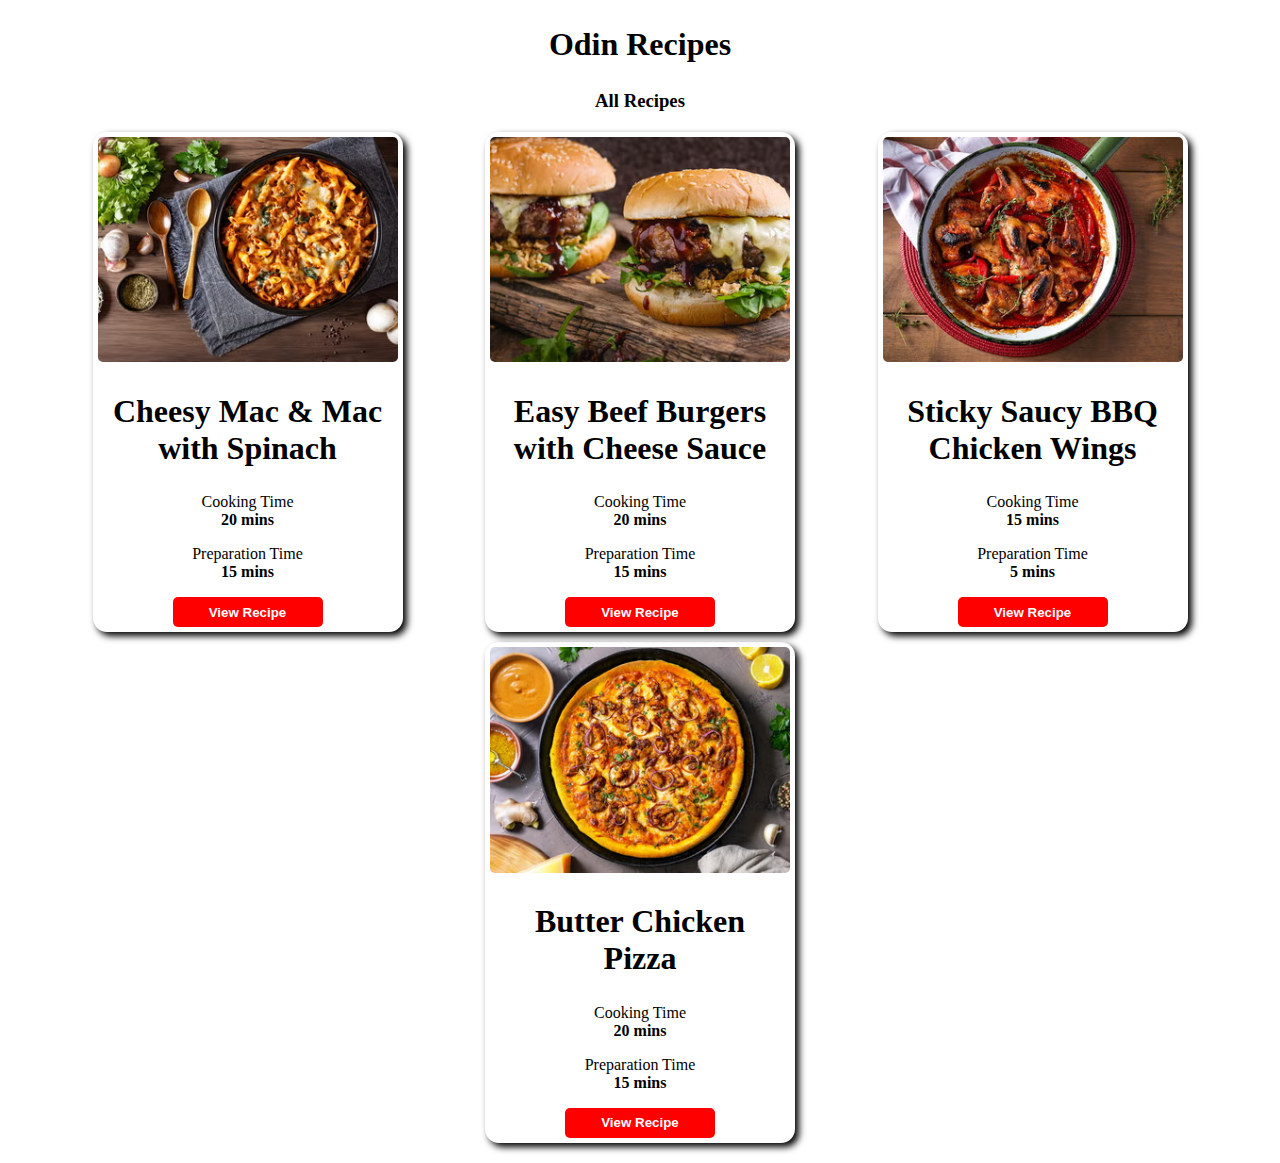
<file: index.html>
<!DOCTYPE html>
<html lang="en">
<head>
    <meta charset="UTF-8">
    <meta name="viewport" content="width=device-width, initial-scale=1.0">
    <link rel="stylesheet" href="recipe.css">
    <link href="https://fonts.googleapis.com/css2?family=Poppins:wght@300;400;500;600;700&display=swap" rel="stylesheet">
    <title>Odin Recipes</title>
</head>
<body>
    <h1>Odin Recipes</h1>
    <h3>All Recipes</h3>

    <div class="main">
        <div class="recipe recipe-one">
            <img src="./assets/Cheesy Mince & Mac with Spinach.avif" alt="cheesy mince">
            <h1>Cheesy Mac & Mac with Spinach</h1>
            <p class="Prep-timer">Cooking Time <br><strong>20 mins</strong></p>
            <p class="Prep-timer">Preparation Time <br><strong>15 mins</strong></p>

             <button class="view-recipe"><a href="Recipes/cheesy-mince-mac.html">View Recipe</a></button>
        </div>
        <div class="recipe recipe-two">
            <img src="./assets/Easy Beef Burgers with Cheese Sauce.avif" alt="Beef Burgers">
            <h1>Easy Beef Burgers with Cheese Sauce</h1>
            <p class="Prep-timer">Cooking Time <br><strong>20 mins</strong></p>
            <p class="Prep-timer">Preparation Time <br><strong>15 mins</strong></p>

            <button class="view-recipe"><a href="recipe Recipes/Beef-Burgers.html">View Recipe</a></button>
        </div>
        <div class=" recipe recipe-four">
            <img src="./assets/Sticky-Chicken-Wings.avif" alt="sticky chicken wings">
            <h1>Sticky Saucy BBQ Chicken Wings</h1>
            <p class="Prep-timer">Cooking Time <br><strong>15 mins</strong></p>
            <p class="Prep-timer">Preparation Time <br><strong>5 mins</strong></p>


            <button class="view-recipe"><a href="Recipes/Sticky-chicken-wings.html">View Recipe</a></button>
        </div>
        <div class=" recipe recipe-three">
            <img src="./assets/Butter Chicken Pizza.avif" alt="Butter chicken pizza">
            <h1>Butter Chicken Pizza</h1>
            <p class="Prep-timer">Cooking Time <br><strong>20 mins</strong></p>
            <p class="Prep-timer">Preparation Time <br><strong>15 mins</strong></p>
            
            <button class="view-recipe"><a href="Recipes/Butter-chicken-pizzas.html">View Recipe</a></button>
        </div>
    </div>

   
</body>
</html>
</file>
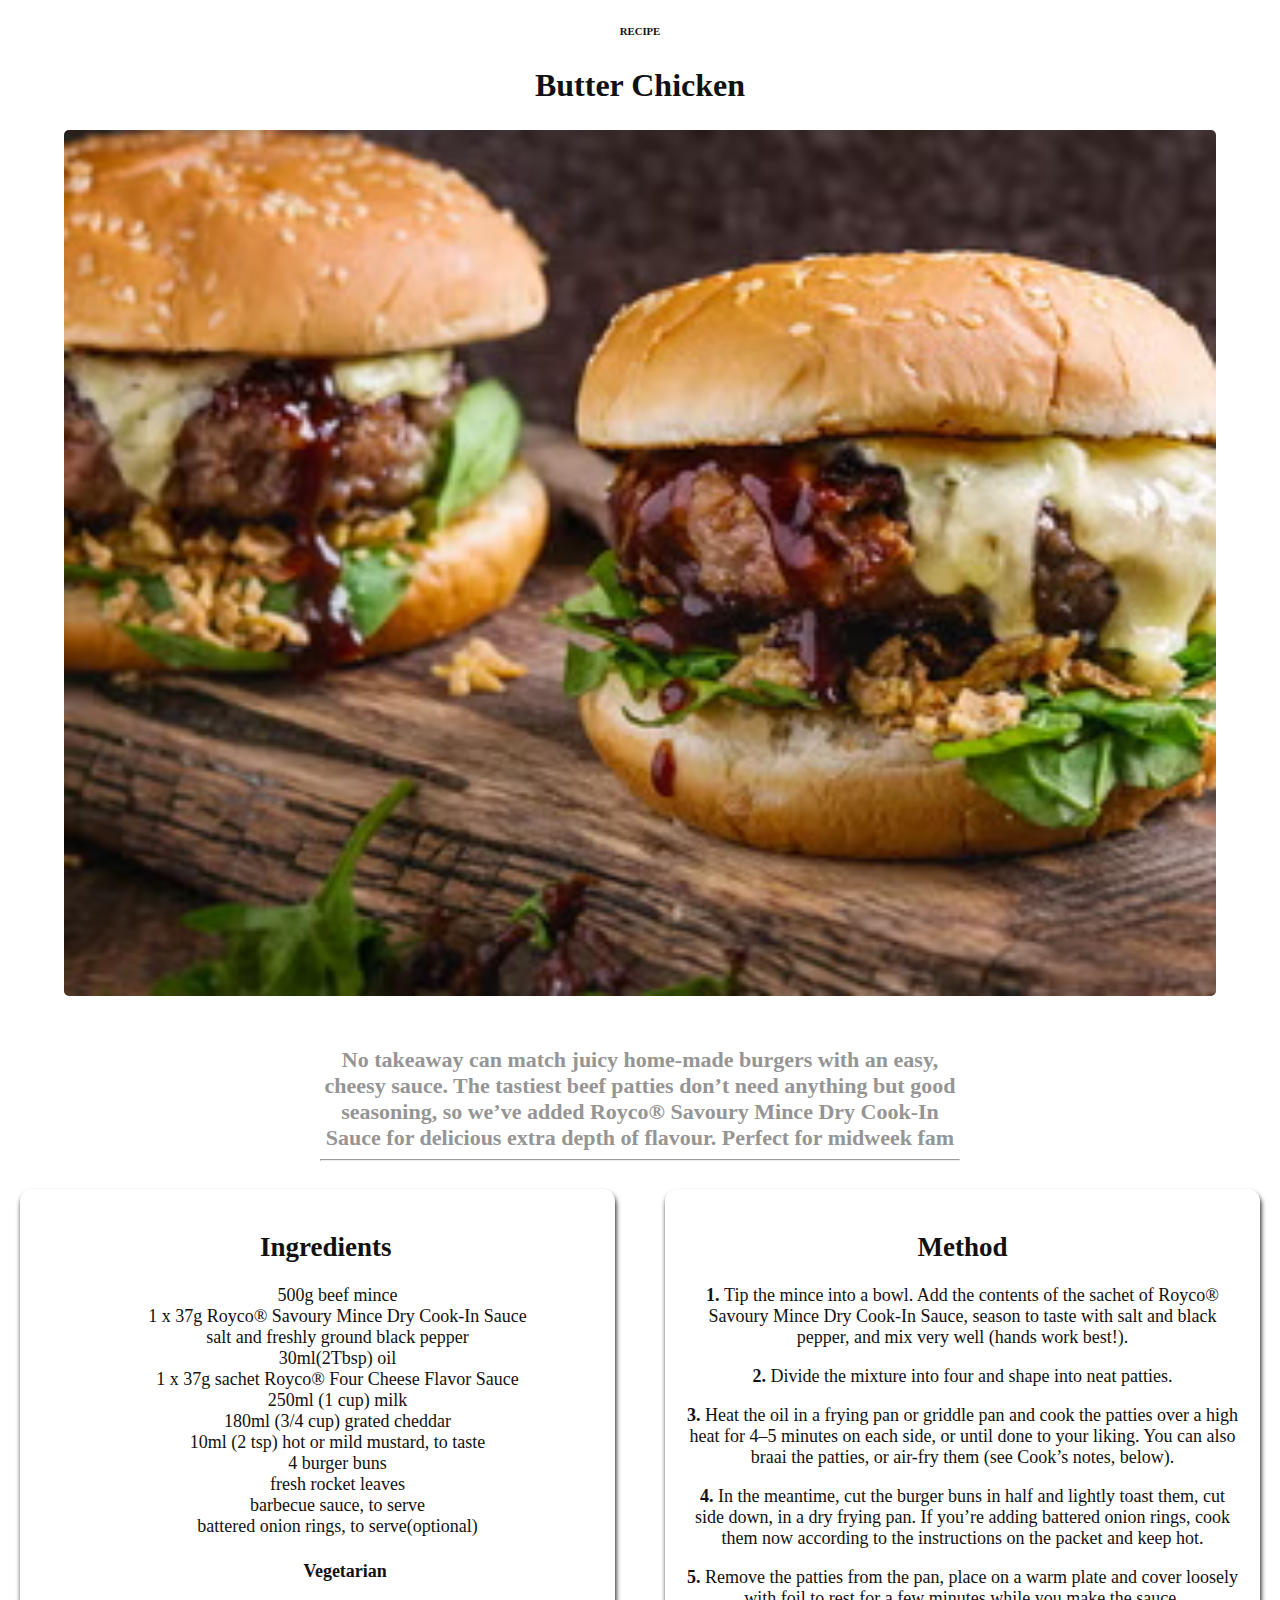
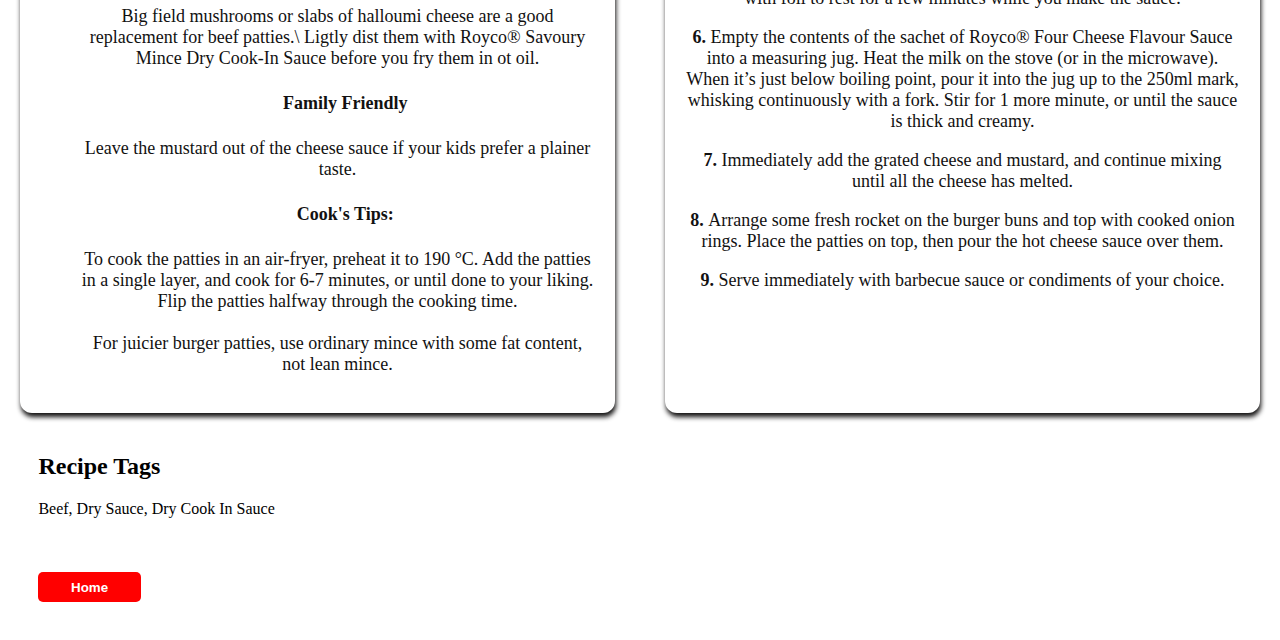
<file: Recipes/Beef-Burgers.html>
<!DOCTYPE html>
<html lang="en">
<head>
    <meta charset="UTF-8">
    <meta name="viewport" content="width=device-width, initial-scale=1.0">
    <link rel="stylesheet" href="../recipe.css">
    <title>Butter Chicken Pizzas</title>
</head>
<body>
     <h6 class="one">RECIPE</h6>
    <h1 class="one">Butter Chicken</h1>
    <div class="recipe-container-1">
        <img class="mac-cheese" src="../assets/Easy Beef Burgers with Cheese Sauce.avif" alt="cheesy mince">
        <p class="about-recipe">No takeaway can match juicy home-made burgers with an easy, 
            cheesy sauce. The tastiest beef patties don’t need anything but good seasoning, 
            so we’ve added Royco® Savoury Mince Dry Cook-In Sauce for delicious extra depth of flavour. Perfect for midweek fam</p>
    </div>
    <hr> 

        <div class="how-to">
            <div class="recipe-container-2">
                <h2 class="ingredients">Ingredients</h2>
                    <ul><li>500g beef mince</li>
                        <li>1 x 37g Royco® Savoury Mince Dry Cook-In Sauce</li>
                        <li>salt and freshly ground black pepper</li>
                        <li>30ml(2Tbsp) oil</li>
                        <li>1 x 37g sachet Royco® Four Cheese Flavor Sauce</li>
                        <li>250ml (1 cup) milk</li>
                        <li>180ml (3/4 cup) grated cheddar</li>
                        <li>10ml (2 tsp) hot or mild mustard, to taste</li>
                        <li>4 burger buns</li>
                        <li>fresh rocket leaves</li>
                        <li>barbecue sauce, to serve</li>
                        <li>battered onion rings, to serve(optional)</li>
                        
        <h4 class="extras">Vegetarian</h4>
        <p>Big field mushrooms or slabs of halloumi cheese are a good replacement for beef patties.\
            Ligtly dist them with Royco® Savoury Mince Dry Cook-In Sauce before you fry them in ot oil.
        </p>
        <h4 class="extras">Family Friendly</h4>
        <p>Leave the mustard out of the cheese sauce if your kids prefer a plainer taste.</p>
        <h4 class="extras">Cook's Tips:</h4>
        <p>To cook the patties in an air-fryer, preheat it to 190 °C. Add the patties in a single layer,
            and cook for 6-7 minutes, or until done to your liking. Flip the patties halfway through the cooking time. <br> <br>
        For juicier burger patties, use ordinary mince with some fat content, not lean mince. </p>
        </div>

        <div class="method">
            <h2>Method</h2>
                <p class="method1"><strong class="method-num">1. </strong>Tip the mince into a bowl. Add the contents of the sachet of Royco® Savoury Mince Dry Cook-In Sauce, season to taste with salt and black pepper, and mix very well (hands work best!).</p>
                <p class="method2"><strong class="method-num">2. </strong>Divide the mixture into four and shape into neat patties.</p>
                <p class="method3"><strong class="method-num">3. </strong>Heat the oil in a frying pan or griddle pan and cook the patties over a high heat for 4–5 minutes on each side, or until done to your liking. You can also braai the patties, or air-fry them (see Cook’s notes, below).</p>
                <p class="method4"><strong class="method-num">4. </strong>In the meantime, cut the burger buns in half and lightly toast them, cut side down, in a dry frying pan. If you’re adding battered onion rings, cook them now according to the instructions on the packet and keep hot.</p>
                <p class="method5"><strong class="method-num">5. </strong>Remove the patties from the pan, place on a warm plate and cover loosely with foil to rest for a few minutes while you make the sauce.</p>
                <p class="method6"><strong class="method-num">6. </strong>Empty the contents of the sachet of Royco® Four Cheese Flavour Sauce into a measuring jug. Heat the milk on the stove (or in the microwave). When it’s just below boiling point, pour it into the jug up to the 250ml mark, whisking continuously with a fork. Stir for 1 more minute, or until the sauce is thick and creamy.</p>
                <p class="method7"><strong class="method-num">7. </strong>Immediately add the grated cheese and mustard, and continue mixing until all the cheese has melted.</p>
                <p class="method8"><strong class="method-num">8. </strong>Arrange some fresh rocket on the burger buns and top with cooked onion rings. Place the patties on top, then pour the hot cheese sauce over them.</p>
                <p class="method9"><strong class="method-num">9. </strong>Serve immediately with barbecue sauce or condiments of your choice.</p>

        </div>
        </div>

    <h2 class="recipe-tag">Recipe Tags</h2>
    <p class="recipe-tag">Beef, Dry Sauce, Dry Cook In Sauce</p>


    <button class="Home"><a href="../index.html">Home</a></button>
</body>
</html>
</file>
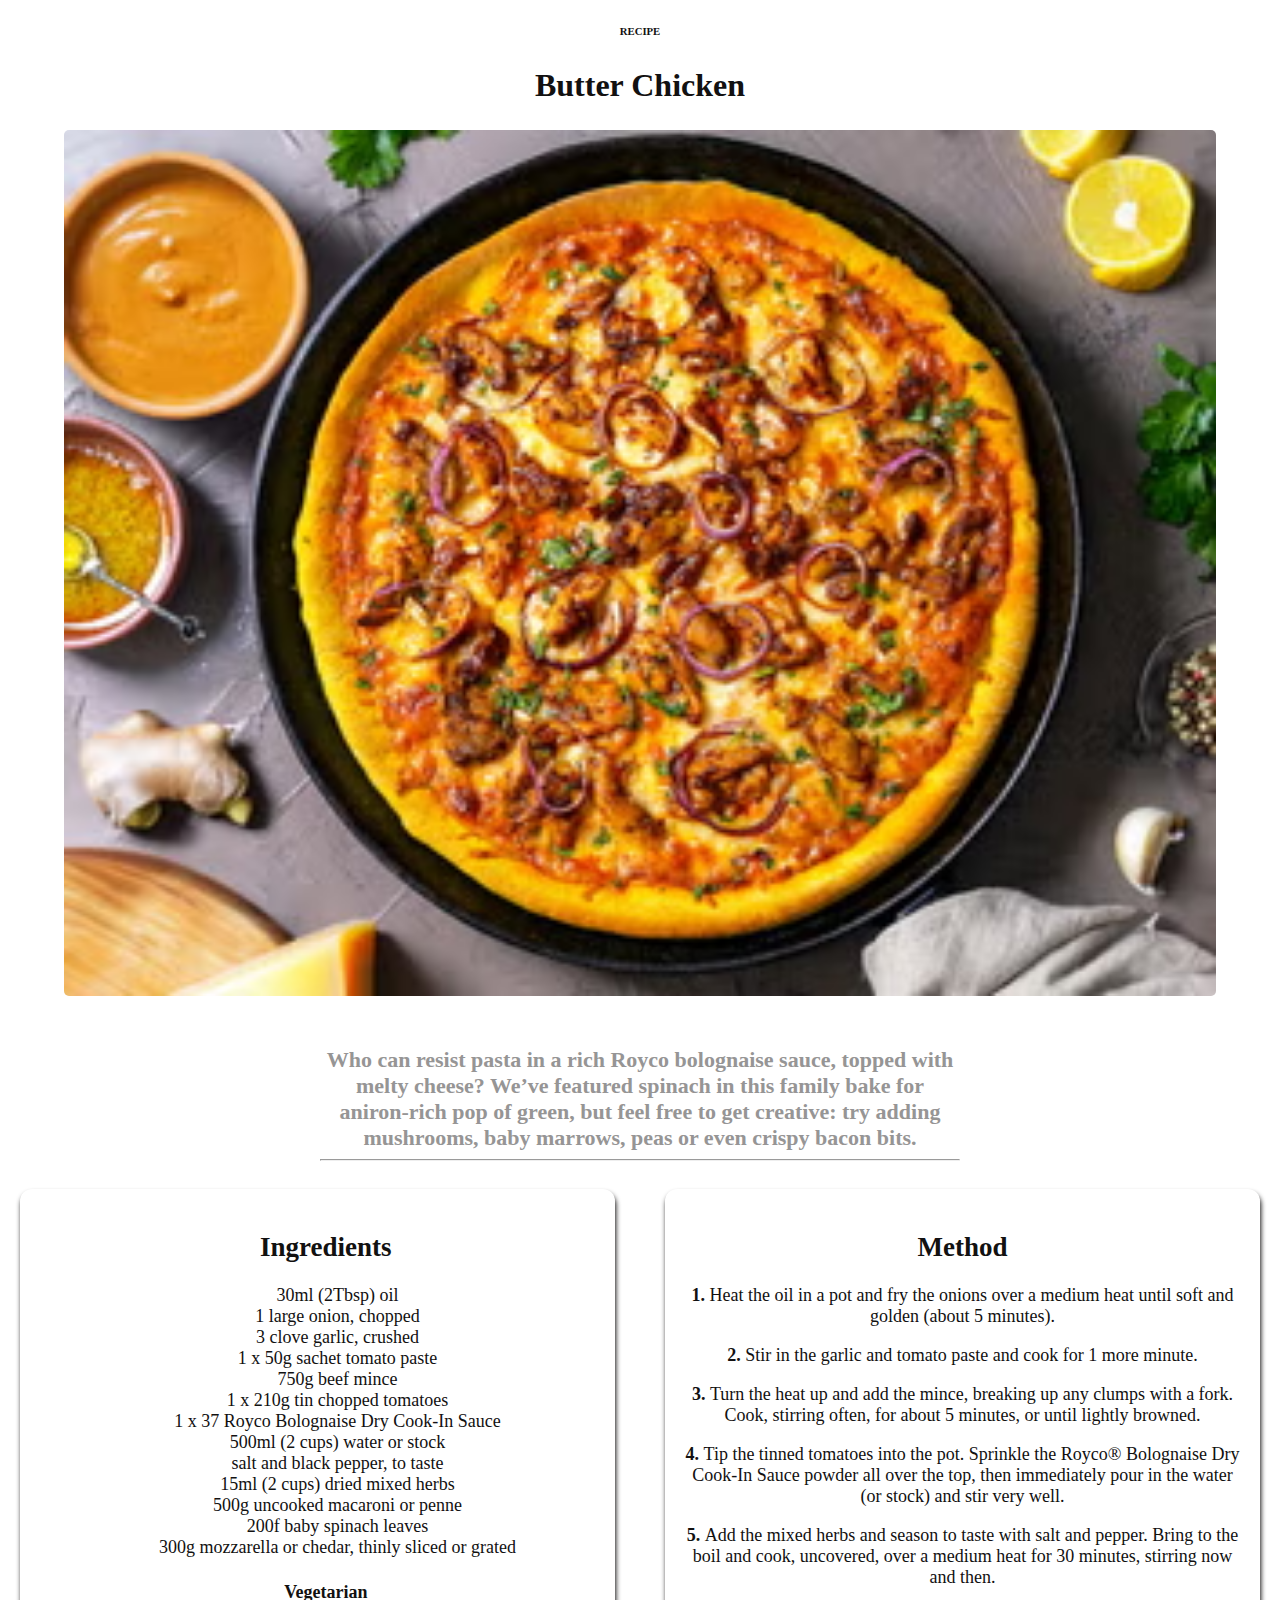
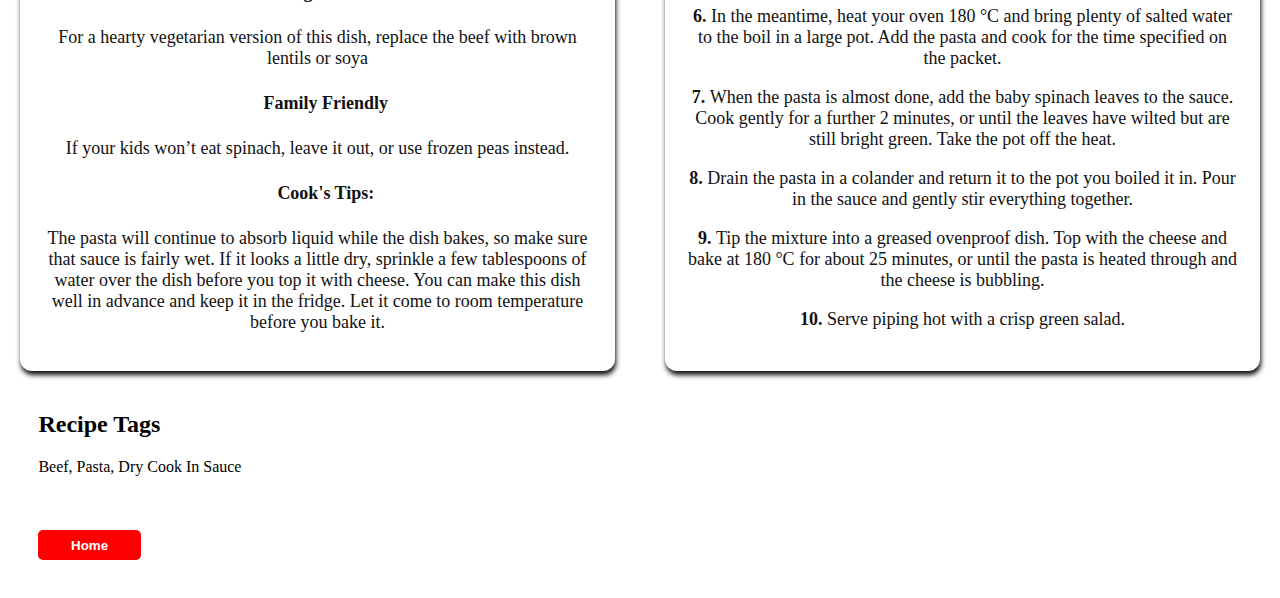
<file: Recipes/Butter-chicken-pizzas.html>
<!DOCTYPE html>
<html lang="en">
<head>
    <meta charset="UTF-8">
    <meta name="viewport" content="width=device-width, initial-scale=1.0">
    <link rel="stylesheet" href="../recipe.css">
    <title>Butter Chicken Pizzas</title>
</head>
<body>
     <h6 class="one">RECIPE</h6>
    <h1 class="one">Butter Chicken</h1>
    <div class="recipe-container-1">
        <img class="mac-cheese" src="../assets/Butter Chicken Pizza.avif" alt="cheesy mince">
        <p class="about-recipe">Who can resist pasta in a rich Royco bolognaise sauce, 
            topped with melty cheese?  We’ve featured spinach in this family bake for aniron-rich pop of green,
             but feel free to get creative: try adding mushrooms, baby marrows, peas or even crispy bacon bits.</p>
    </div>
    <hr> 

        <div class="how-to">
            <div class="recipe-container-2">
                <h2 class="ingredients">Ingredients</h2>
                    <ul><li>30ml (2Tbsp) oil</li>
                        <li>1 large onion, chopped</li>
                        <li>3 clove garlic, crushed</li>
                        <li>1 x 50g sachet tomato paste</li>
                        <li>750g beef mince</li>
                        <li>1 x 210g tin chopped tomatoes</li>
                        <li>1 x 37 Royco Bolognaise Dry Cook-In Sauce</li>
                        <li>500ml (2 cups) water or stock</li>
                        <li>salt and black pepper, to taste</li>
                        <li>15ml (2 cups) dried mixed herbs</li>
                        <li>500g uncooked macaroni or penne</li>
                        <li>200f baby spinach leaves</li>
                        <li>300g mozzarella or chedar, thinly sliced or grated</li></ul>

        <h4 class="extras">Vegetarian</h4>
        <p>For a hearty vegetarian version of this dish, replace the beef with brown lentils or soya</p>
        <h4 class="extras">Family Friendly</h4>
        <p>If your kids won’t eat spinach, leave it out, or use frozen peas instead.</p>
        <h4 class="extras">Cook's Tips:</h4>
        <p>The pasta will continue to absorb liquid while the dish bakes, so make sure that sauce is fairly wet. If it looks a little dry, sprinkle a few tablespoons of water over the dish before you top it with cheese.
        You can make this dish well in advance and keep it in the fridge. Let it come to room temperature before you bake it.</p>
        </div>

        <div class="method">
            <h2>Method</h2>
                <p class="method1"><strong class="method-num">1. </strong>Heat the oil in a pot and fry the onions over a medium heat until soft and golden (about 5 minutes).</p>
                <p class="method2"><strong class="method-num">2. </strong>Stir in the garlic and tomato paste and cook for 1 more minute.</p>
                <p class="method3"><strong class="method-num">3. </strong>Turn the heat up and add the mince, breaking up any clumps with a fork. Cook, stirring often, for about 5 minutes, or until lightly browned.</p>
                <p class="method4"><strong class="method-num">4. </strong>Tip the tinned tomatoes into the pot. Sprinkle the Royco® Bolognaise Dry Cook-In Sauce powder all over the top, then immediately pour in the water (or stock) and stir very well.</p>
                <p class="method5"><strong class="method-num">5. </strong>Add the mixed herbs and season to taste with salt and pepper. Bring to the boil and cook, uncovered, over a medium heat for 30 minutes, stirring now and then.</p>
                <p class="method6"><strong class="method-num">6. </strong>In the meantime, heat your oven 180 °C and bring plenty of salted water to the boil in a large pot. Add the pasta and cook for the time specified on the packet.</p>
                <p class="method7"><strong class="method-num">7. </strong>When the pasta is almost done, add the baby spinach leaves to the sauce. Cook gently for a further 2 minutes, or until the leaves have wilted but are still bright green. Take the pot off the heat.</p>
                <p class="method8"><strong class="method-num">8. </strong>Drain the pasta in a colander and return it to the pot you boiled it in. Pour in the sauce and gently stir everything together.</p>
                <p class="method9"><strong class="method-num">9. </strong>Tip the mixture into a greased ovenproof dish. Top with the cheese and bake at 180 °C for about 25 minutes, or until the pasta is heated through and the cheese is bubbling.</p>
                <p class="method10"><strong class="method-num">10. </strong>Serve piping hot with a crisp green salad.</p>
        </div>
        </div>

    <h2 class="recipe-tag">Recipe Tags</h2>
    <p class="recipe-tag">Beef, Pasta, Dry Cook In Sauce</p>


    <button class="Home"><a href="../index.html">Home</a></button>
</body>
</html>
</file>
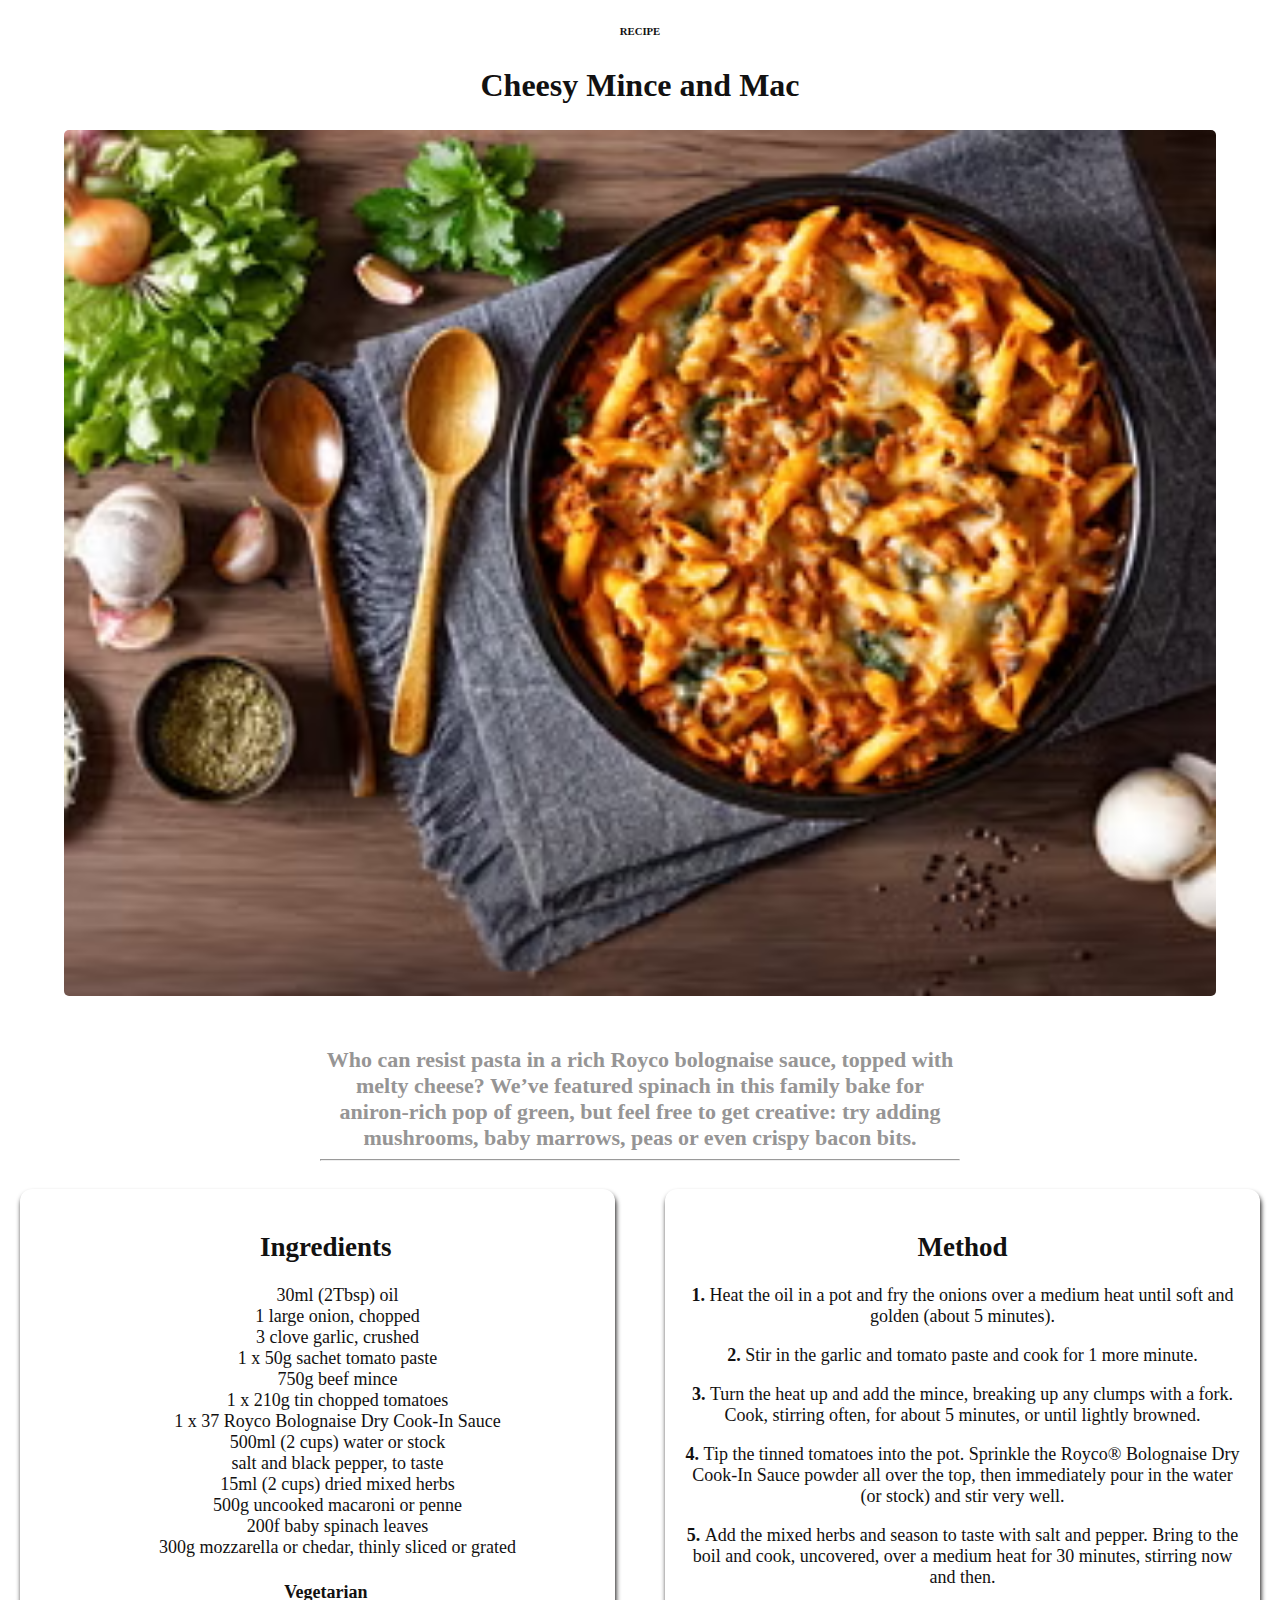
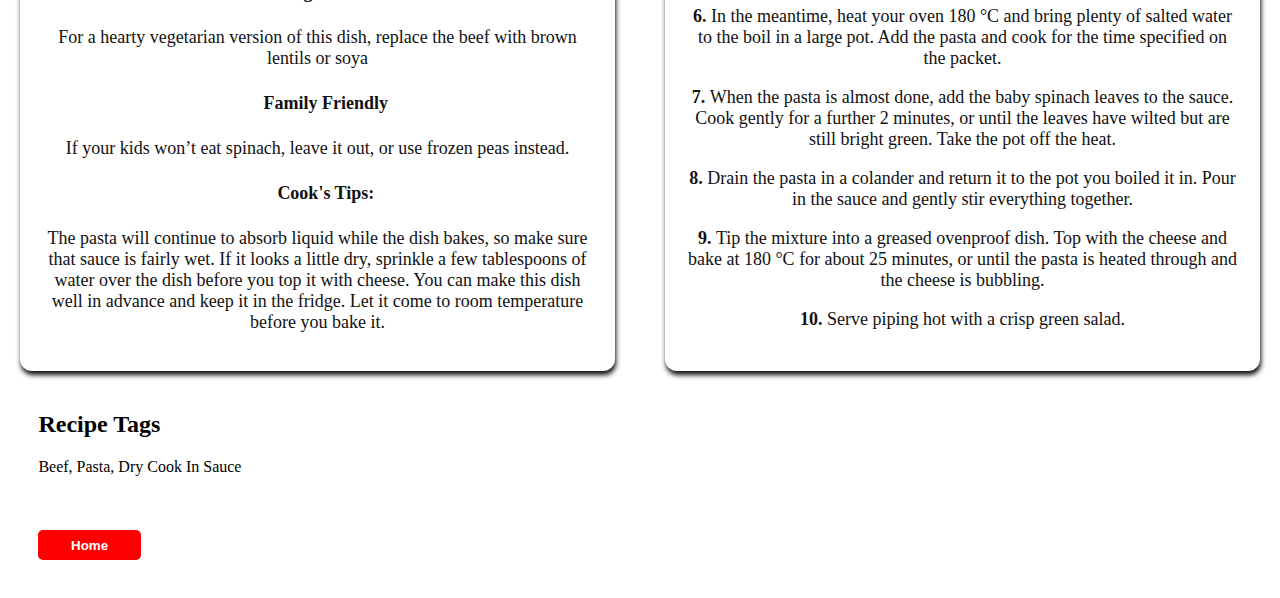
<file: Recipes/cheesy-mince-mac.html>
<!DOCTYPE html>
<html lang="en">
<head>
    <meta charset="UTF-8">
    <meta name="viewport" content="width=device-width, initial-scale=1.0">
    <link rel="stylesheet" href="../recipe.css">
    <title>Cheesy Mince and Mac</title>
</head>
<body>
    <h6 class="one">RECIPE</h6>
    <h1 class="one">Cheesy Mince and Mac</h1>
    <div class="recipe-container-1">
        <img class="mac-cheese" src="../assets/Cheesy Mince & Mac with Spinach.avif" alt="cheesy mince">
        <p class="about-recipe">Who can resist pasta in a rich Royco bolognaise sauce, 
            topped with melty cheese?  We’ve featured spinach in this family bake for aniron-rich pop of green,
             but feel free to get creative: try adding mushrooms, baby marrows, peas or even crispy bacon bits.</p>
    </div>
    <hr> 

    <div class="how-to">
    <div class="recipe-container-2">
    <h2 class="ingredients">Ingredients</h2>
    <ul><li>30ml (2Tbsp) oil</li>
    <li>1 large onion, chopped</li>
    <li>3 clove garlic, crushed</li>
    <li>1 x 50g sachet tomato paste</li>
    <li>750g beef mince</li>
    <li>1 x 210g tin chopped tomatoes</li>
    <li>1 x 37 Royco Bolognaise Dry Cook-In Sauce</li>
    <li>500ml (2 cups) water or stock</li>
    <li>salt and black pepper, to taste</li>
    <li>15ml (2 cups) dried mixed herbs</li>
    <li>500g uncooked macaroni or penne</li>
    <li>200f baby spinach leaves</li>
    <li>300g mozzarella or chedar, thinly sliced or grated</li></ul>

    <h4 class="extras">Vegetarian</h4>
    <p>For a hearty vegetarian version of this dish, replace the beef with brown lentils or soya</p>
    <h4 class="extras">Family Friendly</h4>
    <p>If your kids won’t eat spinach, leave it out, or use frozen peas instead.</p>
    <h4 class="extras">Cook's Tips:</h4>
    <p>The pasta will continue to absorb liquid while the dish bakes, so make sure that sauce is fairly wet. If it looks a little dry, sprinkle a few tablespoons of water over the dish before you top it with cheese.
    You can make this dish well in advance and keep it in the fridge. Let it come to room temperature before you bake it.</p>
    </div>

    <div class="method">
        <h2>Method</h2>
        <p class="method1"><strong class="method-num">1. </strong>Heat the oil in a pot and fry the onions over a medium heat until soft and golden (about 5 minutes).</p>
        <p class="method2"><strong class="method-num">2. </strong>Stir in the garlic and tomato paste and cook for 1 more minute.</p>
        <p class="method3"><strong class="method-num">3. </strong>Turn the heat up and add the mince, breaking up any clumps with a fork. Cook, stirring often, for about 5 minutes, or until lightly browned.</p>
        <p class="method4"><strong class="method-num">4. </strong>Tip the tinned tomatoes into the pot. Sprinkle the Royco® Bolognaise Dry Cook-In Sauce powder all over the top, then immediately pour in the water (or stock) and stir very well.</p>
        <p class="method5"><strong class="method-num">5. </strong>Add the mixed herbs and season to taste with salt and pepper. Bring to the boil and cook, uncovered, over a medium heat for 30 minutes, stirring now and then.</p>
        <p class="method6"><strong class="method-num">6. </strong>In the meantime, heat your oven 180 °C and bring plenty of salted water to the boil in a large pot. Add the pasta and cook for the time specified on the packet.</p>
        <p class="method7"><strong class="method-num">7. </strong>When the pasta is almost done, add the baby spinach leaves to the sauce. Cook gently for a further 2 minutes, or until the leaves have wilted but are still bright green. Take the pot off the heat.</p>
        <p class="method8"><strong class="method-num">8. </strong>Drain the pasta in a colander and return it to the pot you boiled it in. Pour in the sauce and gently stir everything together.</p>
        <p class="method9"><strong class="method-num">9. </strong>Tip the mixture into a greased ovenproof dish. Top with the cheese and bake at 180 °C for about 25 minutes, or until the pasta is heated through and the cheese is bubbling.</p>
        <p class="method10"><strong class="method-num">10. </strong>Serve piping hot with a crisp green salad.</p>
    </div>
    </div>

    <h2 class="recipe-tag">Recipe Tags</h2>
    <p class="recipe-tag">Beef, Pasta, Dry Cook In Sauce</p>







    <button class="Home"><a href="../index.html">Home</a></button>
</body>
</html>
</file>
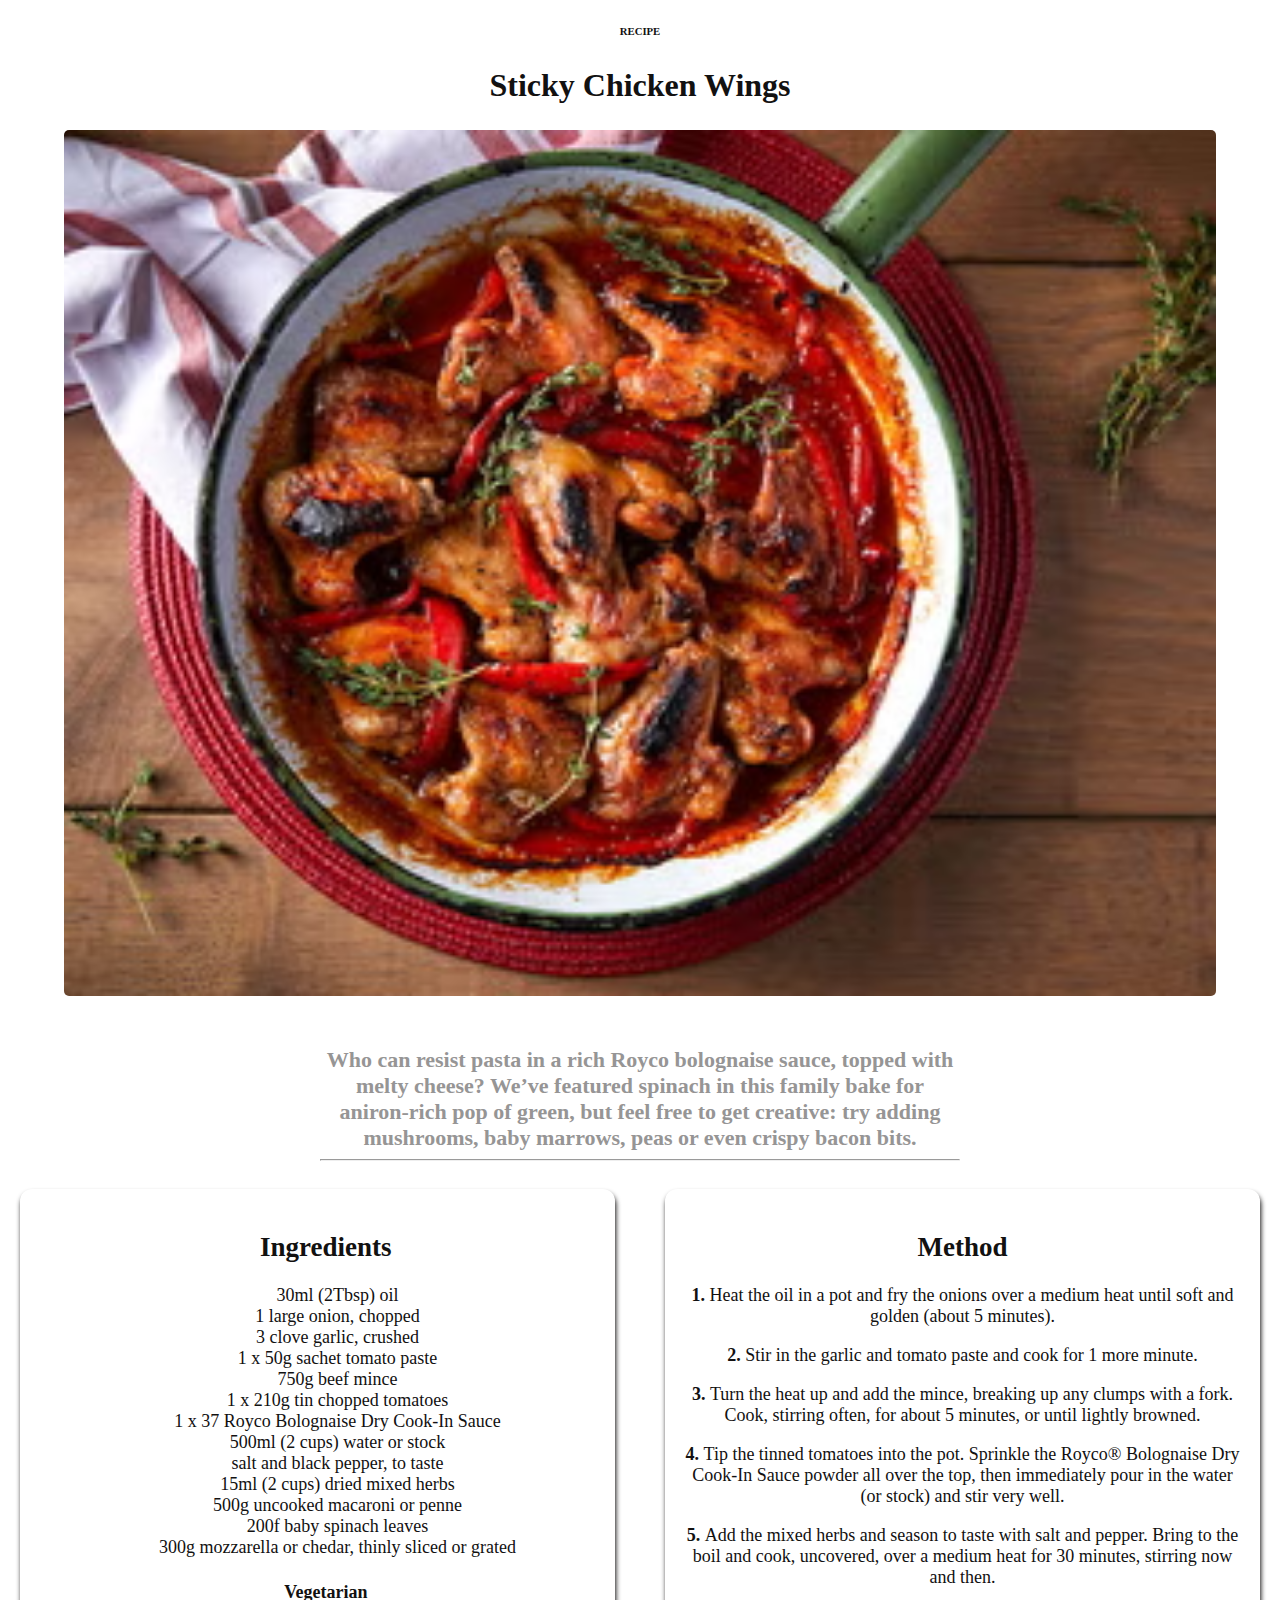
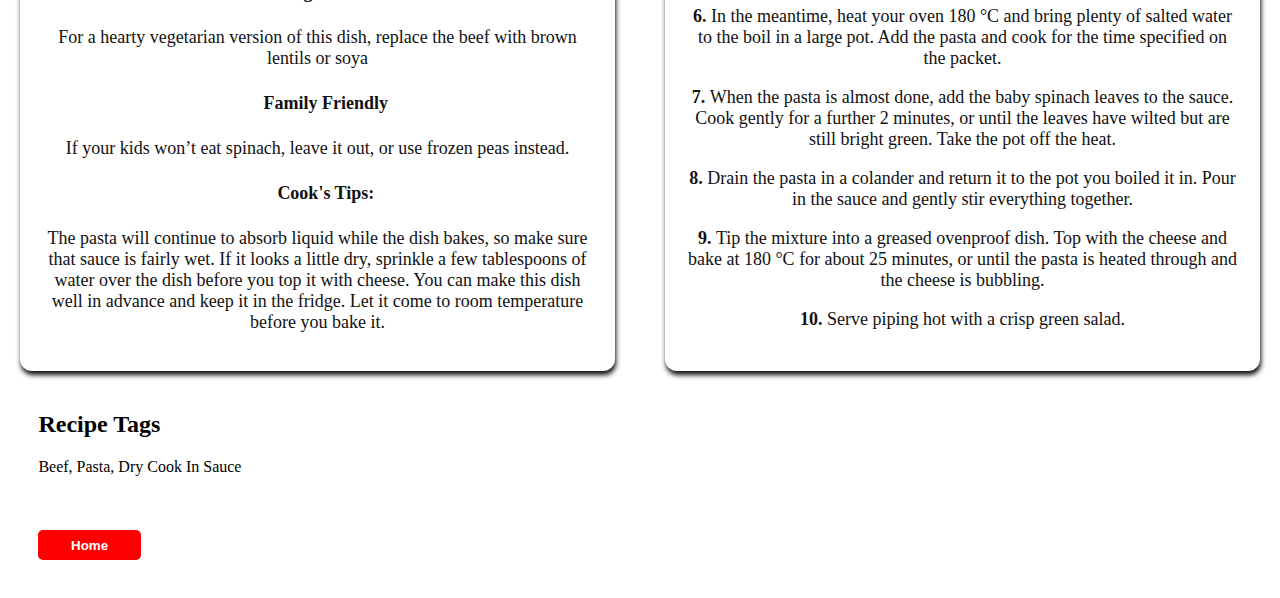
<file: Recipes/Sticky-chicken-wings.html>
<!DOCTYPE html>
<html lang="en">
<head>
    <meta charset="UTF-8">
    <meta name="viewport" content="width=device-width, initial-scale=1.0">
    <link rel="stylesheet" href="../recipe.css">
    <title>Sticky Chicken Wings</title>
</head>
<body>
     <h6 class="one">RECIPE</h6>
    <h1 class="one">Sticky Chicken Wings</h1>
    <div class="recipe-container-1">
        <img class="mac-cheese" src="../assets/Sticky-Chicken-Wings.avif" alt="cheesy mince">
        <p class="about-recipe">Who can resist pasta in a rich Royco bolognaise sauce, 
            topped with melty cheese?  We’ve featured spinach in this family bake for aniron-rich pop of green,
             but feel free to get creative: try adding mushrooms, baby marrows, peas or even crispy bacon bits.</p>
    </div>
    <hr> 

        <div class="how-to">
            <div class="recipe-container-2">
                <h2 class="ingredients">Ingredients</h2>
                    <ul><li>30ml (2Tbsp) oil</li>
                        <li>1 large onion, chopped</li>
                        <li>3 clove garlic, crushed</li>
                        <li>1 x 50g sachet tomato paste</li>
                        <li>750g beef mince</li>
                        <li>1 x 210g tin chopped tomatoes</li>
                        <li>1 x 37 Royco Bolognaise Dry Cook-In Sauce</li>
                        <li>500ml (2 cups) water or stock</li>
                        <li>salt and black pepper, to taste</li>
                        <li>15ml (2 cups) dried mixed herbs</li>
                        <li>500g uncooked macaroni or penne</li>
                        <li>200f baby spinach leaves</li>
                        <li>300g mozzarella or chedar, thinly sliced or grated</li></ul>

        <h4 class="extras">Vegetarian</h4>
        <p>For a hearty vegetarian version of this dish, replace the beef with brown lentils or soya</p>
        <h4 class="extras">Family Friendly</h4>
        <p>If your kids won’t eat spinach, leave it out, or use frozen peas instead.</p>
        <h4 class="extras">Cook's Tips:</h4>
        <p>The pasta will continue to absorb liquid while the dish bakes, so make sure that sauce is fairly wet. If it looks a little dry, sprinkle a few tablespoons of water over the dish before you top it with cheese.
        You can make this dish well in advance and keep it in the fridge. Let it come to room temperature before you bake it.</p>
        </div>

        <div class="method">
            <h2>Method</h2>
                <p class="method1"><strong class="method-num">1. </strong>Heat the oil in a pot and fry the onions over a medium heat until soft and golden (about 5 minutes).</p>
                <p class="method2"><strong class="method-num">2. </strong>Stir in the garlic and tomato paste and cook for 1 more minute.</p>
                <p class="method3"><strong class="method-num">3. </strong>Turn the heat up and add the mince, breaking up any clumps with a fork. Cook, stirring often, for about 5 minutes, or until lightly browned.</p>
                <p class="method4"><strong class="method-num">4. </strong>Tip the tinned tomatoes into the pot. Sprinkle the Royco® Bolognaise Dry Cook-In Sauce powder all over the top, then immediately pour in the water (or stock) and stir very well.</p>
                <p class="method5"><strong class="method-num">5. </strong>Add the mixed herbs and season to taste with salt and pepper. Bring to the boil and cook, uncovered, over a medium heat for 30 minutes, stirring now and then.</p>
                <p class="method6"><strong class="method-num">6. </strong>In the meantime, heat your oven 180 °C and bring plenty of salted water to the boil in a large pot. Add the pasta and cook for the time specified on the packet.</p>
                <p class="method7"><strong class="method-num">7. </strong>When the pasta is almost done, add the baby spinach leaves to the sauce. Cook gently for a further 2 minutes, or until the leaves have wilted but are still bright green. Take the pot off the heat.</p>
                <p class="method8"><strong class="method-num">8. </strong>Drain the pasta in a colander and return it to the pot you boiled it in. Pour in the sauce and gently stir everything together.</p>
                <p class="method9"><strong class="method-num">9. </strong>Tip the mixture into a greased ovenproof dish. Top with the cheese and bake at 180 °C for about 25 minutes, or until the pasta is heated through and the cheese is bubbling.</p>
                <p class="method10"><strong class="method-num">10. </strong>Serve piping hot with a crisp green salad.</p>
        </div>
        </div>

    <h2 class="recipe-tag">Recipe Tags</h2>
    <p class="recipe-tag">Beef, Pasta, Dry Cook In Sauce</p>


    <button class="Home"><a href="../index.html">Home</a></button>

</body>
</html>
</file>
<file: recipe.css>
*{box-sizing: border-box;
}

body{
    margin: 0;
    padding: 0;
    
}

/** Home Page**/
h1, h3{
    text-align: center;
}

.main{
    display: flex;
    flex-wrap: wrap;
    justify-content: space-evenly;
    gap: 10px;
    margin: 20px;
    
}

.recipe{
    display: block;
    width: 25%;
    justify-content: center;
    border:none;
    border-radius: 14px;
    box-shadow: 4px 4px 7px;
}

.recipe,h1, .prep-timer{
    text-align: center;
    padding: 5px;
}



 img{
    width: 100%;
    max-width: 100%;
    height: auto;
    border-radius: 5px;
 }

 .view-recipe{
    width: 50%;
    height: 30px;
    font-weight: bold;
    background-color: red;
    border: none;
    border-radius: 5px;

 }

 .view-recipe:hover{
    background-color: #ffffff;
    border: 1px solid red;
 }

 
 button a{
    color: white;
    text-decoration: none;
 }
 button a:hover{
    color: red;
 }

 .Home{
     width: 8%;
    height: 30px;
    font-weight: bold;
    background-color: red;
    border: none;
    border-radius: 5px;
    margin: 3%;
 }

 .Home:hover{
      background-color: #ffffff;
    border: 1px solid red;
 }

 /**Cheesy Mince & Mac**/
 .one{
    text-align: center;
    color: rgb(18, 17, 17);
 }
.mac-cheese{
    width: 90%;
    display: block;
    margin: 0 auto;
}

.about-recipe{
    display: block;
    margin: 0 auto;
    text-align: center;
    margin-top: 4%;
    width: 50%;
    font-size: 22px;
    font-weight: bold;
    color: rgb(150, 149, 149);
}

hr{
    width: 50%;
    text-align: start;
}

.how-to{
    display: flex;
    justify-content: space-between;
    gap: 10px;
    width: 100%;
}


.ingredients{
    color: rgb(18, 17, 17);
    margin-left: 3%;

}


ul li{
    display: block;
    margin: 0 auto;
    font-size: 18px;
    color: rgb(18, 17, 17);
    text-decoration: none;
   
}

.recipe-container-2, .method{
    display: block;
    margin: 0 auto;
    text-align: center;
     font-size: 18px;
     margin: 20px;
     padding: 20px;
     color: rgb(18, 17, 17);
     width: 50%;
     border-radius: 12px;
     border: none;
     box-shadow: 1px 4px 5px;
}


 .extras{
    margin-left: 3%;
 }

 .recipe-tag{
    margin-left: 3%;
 }
</file>
